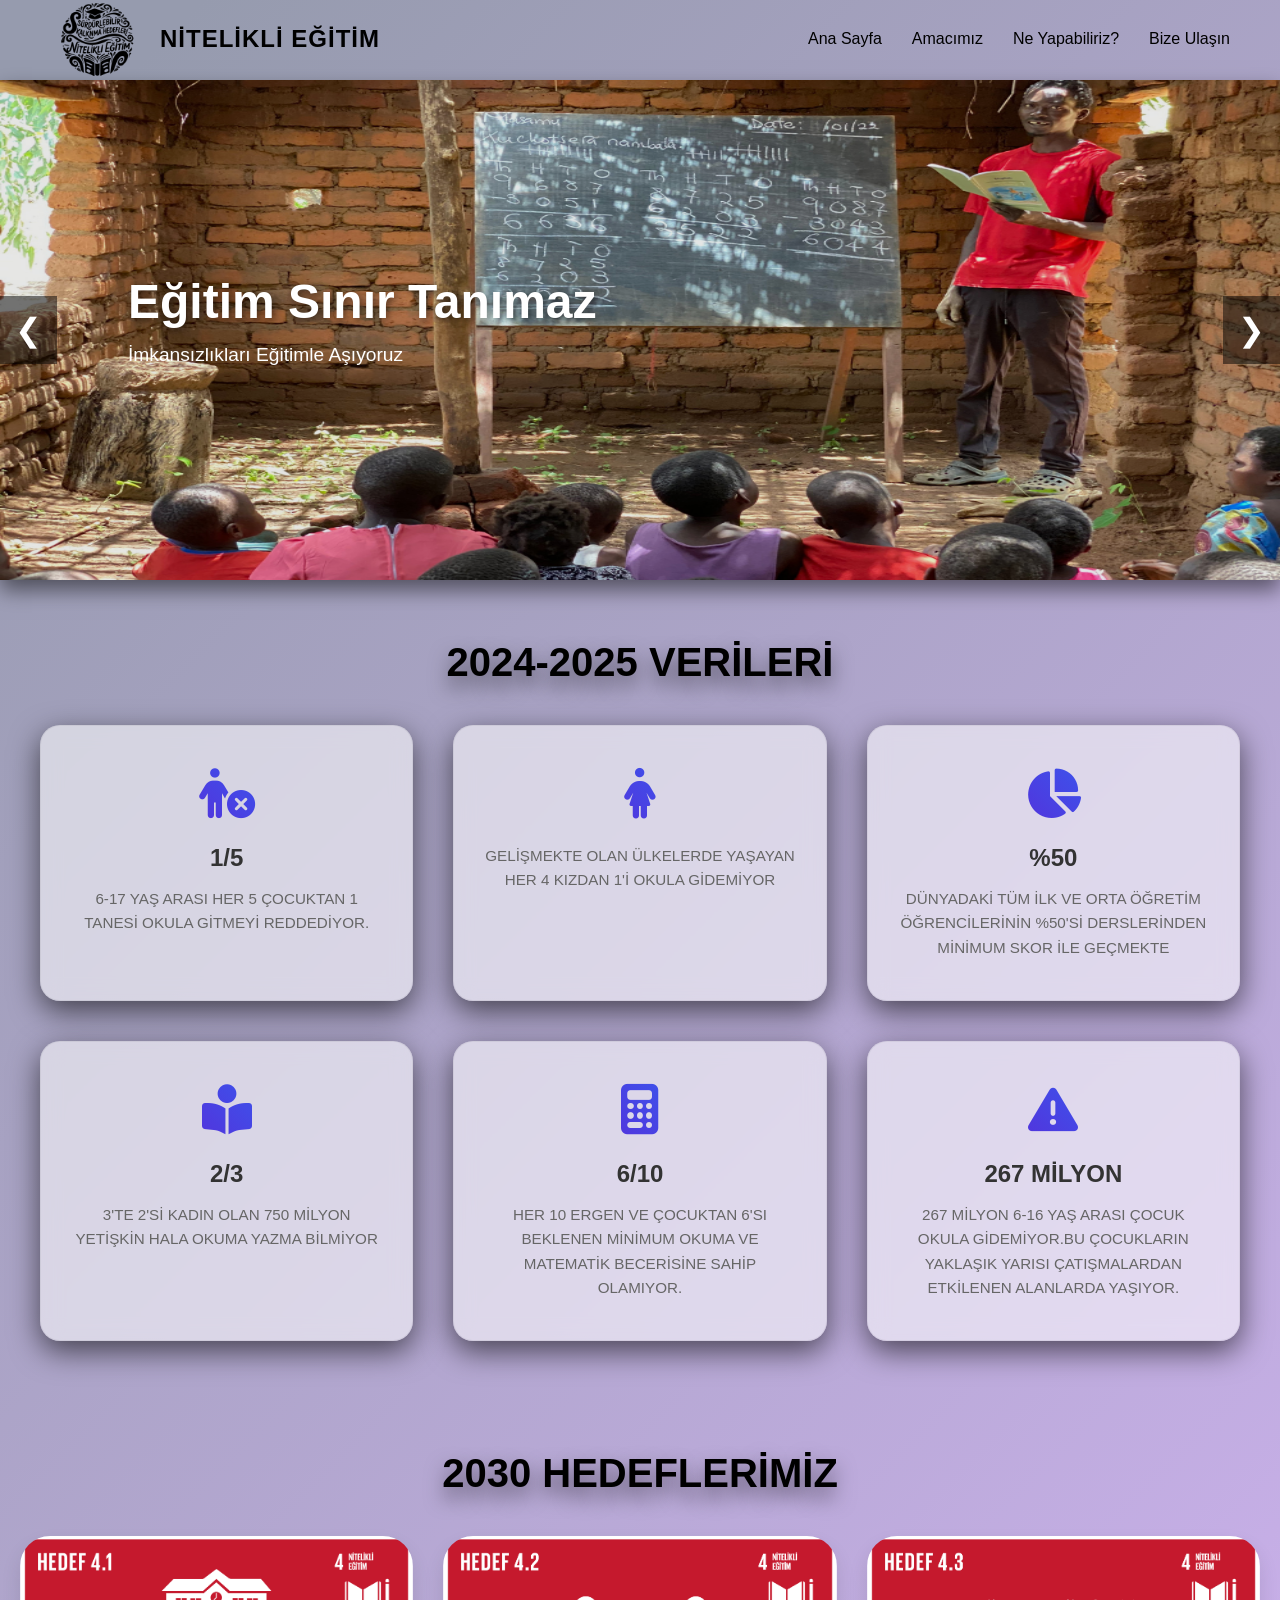
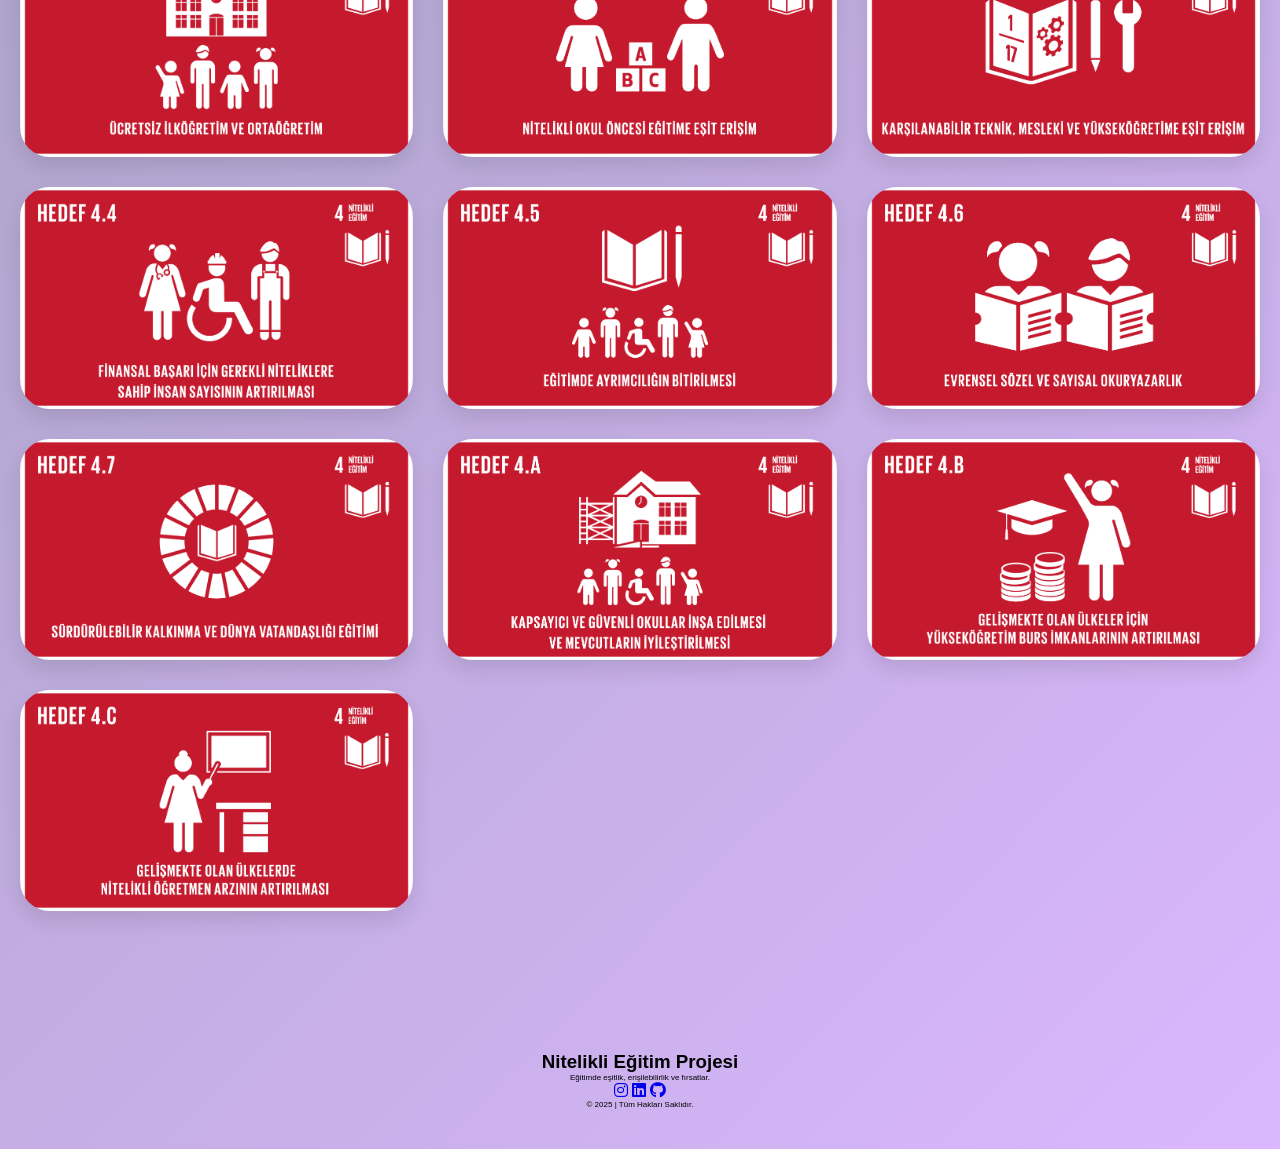
<file: index.html>
<!DOCTYPE html>
<html lang="tr">
<head>
    <meta charset="UTF-8">
    <meta name="viewport" content="width=device-width, initial-scale=1.0">
    <title>NİTELİKLİ EĞİTİM</title>
    <link rel="stylesheet" href="style.css">
    <link rel="stylesheet" href="https://cdnjs.cloudflare.com/ajax/libs/font-awesome/6.4.0/css/all.min.css">
</head>
<body>
<nav class="ust-menu">
    <div class="logo">
        <img src="img/logo.png" alt="Proje Logosu"> 
        <span>NİTELİKLİ EĞİTİM</span>
    </div>

    <div class="menu-btn">
        <i class="fa-solid fa-bars"></i>
    </div>
    <ul class="linkler">
            <li><a href="index.html">Ana Sayfa</a></li>
            <li><a href="amacimiz.html" >Amacımız</a></li>
            <li><a href="neyapabiliriz.html">Ne Yapabiliriz?</a></li>
            <li><a href="bizeulasin.html">Bize Ulaşın</a></li>
            
        </ul>
</nav>
    </nav>
    <section class="slider-alani">
        <div class="slayt-hatti">
            
            <div class="slayt">
                <img src="img/1.png" alt="nitelikli egitim">
                <div class="yazi-kutusu">
                    <h2>Eğitim Sınır Tanımaz</h2> 
                    <p>İmkansızlıkları Eğitimle Aşıyoruz</p>
            
                </div>
            </div>

            <div class="slayt">
                <img src="img/2.jpg" alt="Nehir">
                <div class="yazi-kutusu">
                    <h2>Birlikte Daha Güçlü Yarınlara</h2>
                    <p>Küresel Dayanışma, Ortak Gelecek.</p>
        
                </div>
            </div>

            <div class="slayt">
                <img src="img/3.jpg" alt="">
                <div class="yazi-kutusu">
                    <h2>Bilgiyle Yeşeren Gelecek</h2>
                    <p>Eğitim, hayallerin gerçeğe dönüştüğü topraktır. Köklerden gökyüzüne uzanan bir yolculuk.</p>

                </div>
            </div>
                <div class="slayt">
                <img src="img/4.jpg" alt="">
                <div class="yazi-kutusu">
                    <h2>Dijital Çağı Yakala</h2>
                    <p>Teknolojiyle donatılmış sınıflarda, geleceğin yetkinliklerini bugünden kazanıyoruz.</p>

                </div>
            </div>
            <div class="slayt">
                <img src="img/5.png" alt="">
                <div class="yazi-kutusu">
                    <h2>Geleceği İnşa Eden Sınıflar</h2>
                    <p>Sürdürülebilir bir dünya için aydınlık zihinler yetiştiriyoruz. Kaliteli eğitim herkesin hakkı.</p>

                </div>
            </div>
            <div class="slayt">
                <img src="img/6.png" alt="">
                <div class="yazi-kutusu">
                    <h2>Merak Eden Zihinler, Büyük İcatlar</h2>
                    <p>Bir soru dünyayı değiştirebilir. Çocukların hayal gücüne ve potansiyeline inanıyoruz.</p>

                </div>
            </div>
        </div>
        
        <button class="ok sol">&#10094;</button>
        <button class="ok sag">&#10095;</button>
    </section> 

    <section class="kartlar-bolumu">
         <h2 class="bolum-basligi">2024-2025 VERİLERİ</h2>
        <div class="container">
              
            <div class="kart">
                <div class="ikon"><i class="fa-solid fa-person-circle-xmark"></i></div>
                <h3>1/5</h3>
                <p>6-17 YAŞ ARASI HER 5 ÇOCUKTAN 1 TANESİ OKULA GİTMEYİ REDDEDİYOR.</p>
            </div>

            <div class="kart">
                <div class="ikon"><i class="fa-solid fa-person-dress"></i></div>
                <p>GELİŞMEKTE OLAN ÜLKELERDE YAŞAYAN HER 4 KIZDAN 1'İ OKULA GİDEMİYOR</p>
            </div>

            <div class="kart">
                <div class="ikon"><i class="fa-solid fa-chart-pie"></i></div>
                <h3>%50</h3>
                <p>DÜNYADAKİ TÜM İLK VE ORTA ÖĞRETİM ÖĞRENCİLERİNİN %50'Sİ DERSLERİNDEN MİNİMUM SKOR İLE GEÇMEKTE</p>
            </div>
            <div class="kart">
                <div class="ikon"><i class="fa-solid fa-book-open-reader"></i></div>
                <h3>2/3</h3>
                <p>3'TE 2'Sİ KADIN OLAN 750 MİLYON YETİŞKİN HALA OKUMA YAZMA BİLMİYOR</p>
            </div>
            <div class="kart">
               <div class="ikon"><i class="fa-solid fa-calculator"></i></div>
                <h3>6/10</h3>
                <p>HER 10 ERGEN VE ÇOCUKTAN 6'SI BEKLENEN MİNİMUM OKUMA VE MATEMATİK BECERİSİNE SAHİP OLAMIYOR.</p>
            </div>
            <div class="kart">
                <div class="ikon"><i class="fa-solid fa-triangle-exclamation"></i></div>
                <h3>267 MİLYON</h3>
                <p>267 MİLYON 6-16 YAŞ ARASI ÇOCUK OKULA GİDEMİYOR.BU ÇOCUKLARIN YAKLAŞIK YARISI ÇATIŞMALARDAN ETKİLENEN ALANLARDA YAŞIYOR.</p>
            </div>

        </div>
    </section>
        <section class="hedefler-bolumu">
        <h2 class="bolum-basligi">2030 HEDEFLERİMİZ</h2>
        <div class="hedef-container">
            
            <div class="hedef-kart">
                <img src="img/ska4.1.png" alt="Hedef 4.1">
            </div>

            <div class="hedef-kart">
                <img src="img/ska4.2.png" alt="Hedef 4.2">
            </div>

            <div class="hedef-kart">
                <img src="img/ska4.3.png" alt="Hedef 4.3">
            </div>

            <div class="hedef-kart">
                <img src="img/ska4.4.png" alt="Hedef 4.4">
            </div>

            <div class="hedef-kart">
                <img src="img/ska4.5.png" alt="Hedef 4.5">
            </div>

            <div class="hedef-kart">
                <img src="img/ska4.6.png" alt="Hedef 4.6">
            </div>

            <div class="hedef-kart">
                <img src="img/ska4.7.png" alt="Hedef 4.7">
            </div>

            <div class="hedef-kart">
                <img src="img/ska4.a.png" alt="Hedef 4.A">
            </div>

            <div class="hedef-kart">
                <img src="img/ska4.b.png" alt="Hedef 4.B">
            </div>

            <div class="hedef-kart">
                <img src="img/ska4.c.png" alt="Hedef 4.C">
            </div>

        </div>
    </section>

<footer class="alt-bilgi">
   <div class="footer-icerik">
       <h3>Nitelikli Eğitim Projesi</h3>
       <p>Eğitimde eşitlik, erişilebilirlik ve fırsatlar.</p>

       <div class="sosyal">
           <a href="#"><i class="fa-brands fa-instagram"></i></a>
           <a href="#"><i class="fa-brands fa-linkedin"></i></a>
           <a href="#"><i class="fa-brands fa-github"></i></a>
       </div>

       <p class="copy">&copy; 2025 | Tüm Hakları Saklıdır.</p>
   </div>
</footer>


    
    <script src="script.js"></script>
</body>
</html>
</file>
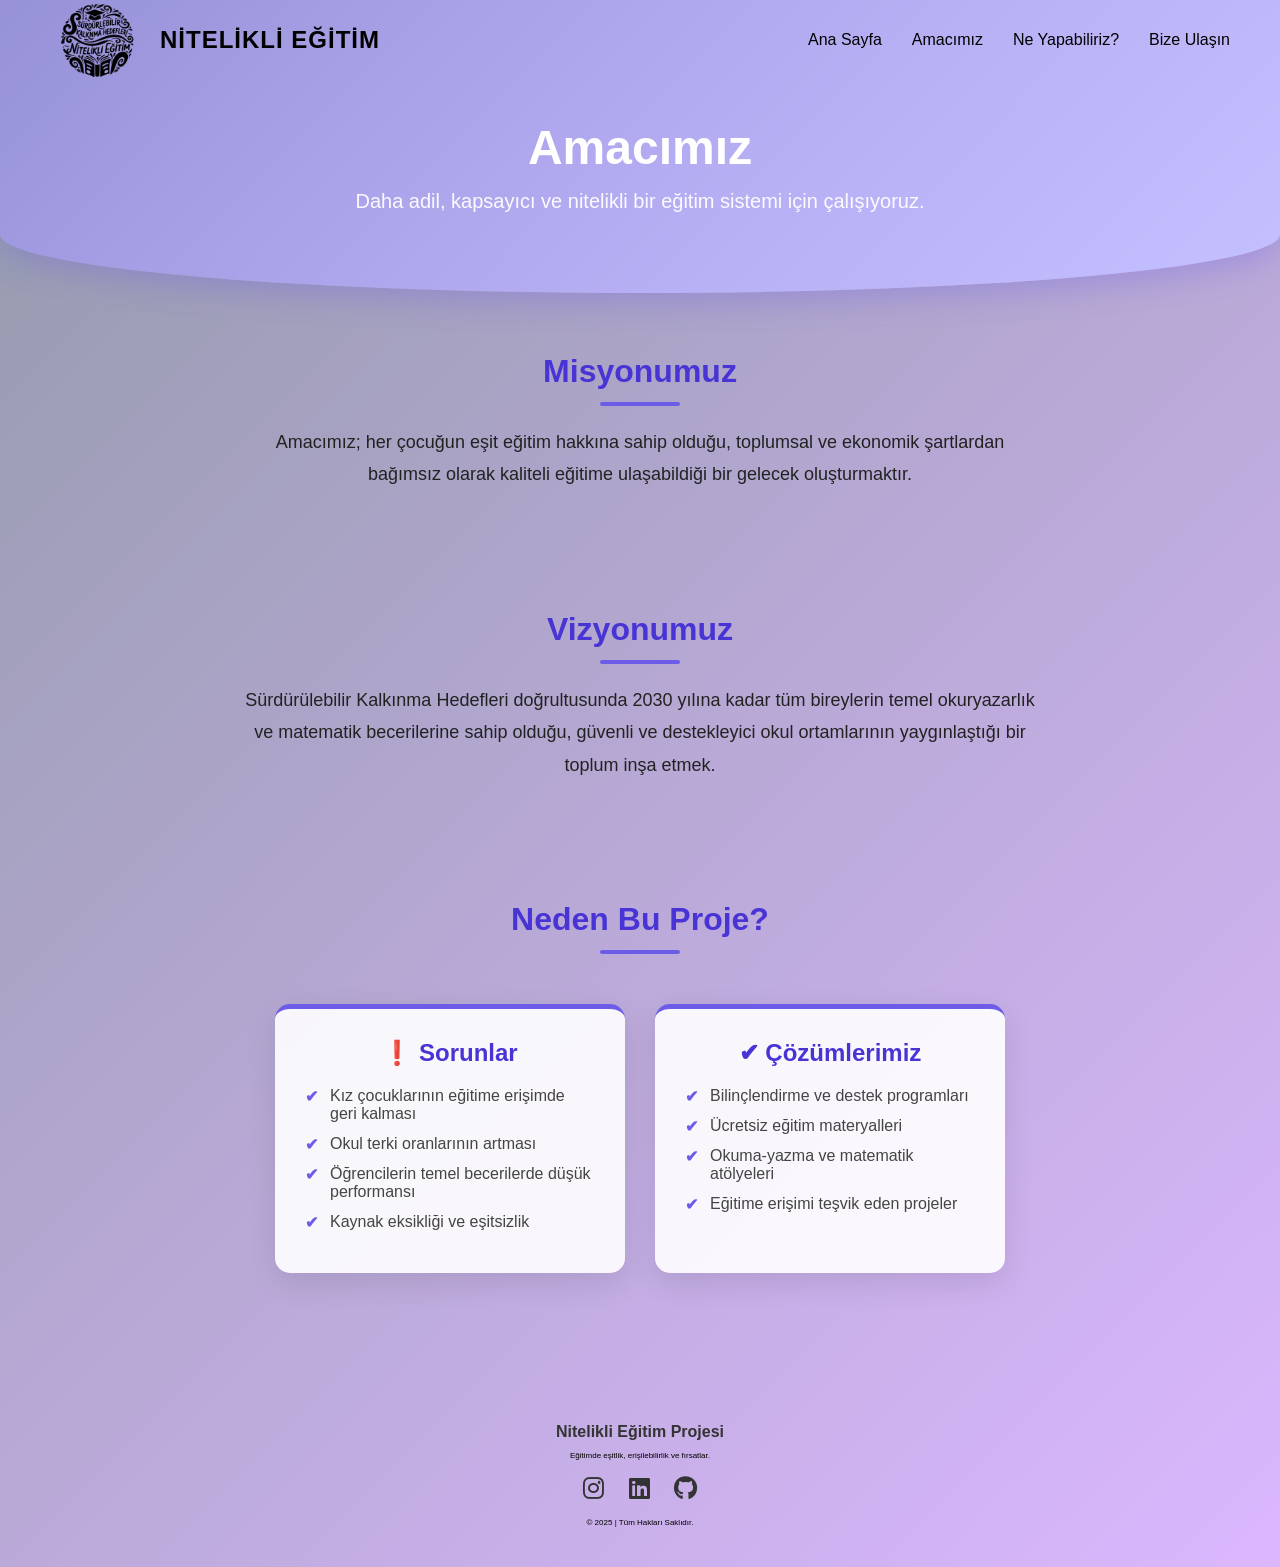
<file: amacimiz.html>
<!DOCTYPE html>
<html lang="tr">
<head>
    <meta charset="UTF-8">
    <meta name="viewport" content="width=device-width, initial-scale=1.0">
    <title>Amacımız - Nitelikli Eğitim</title>
    
    <link rel="stylesheet" href="https://cdnjs.cloudflare.com/ajax/libs/font-awesome/6.4.0/css/all.min.css">
    
    <link rel="stylesheet" href="style-amacimiz.css">
</head>
<body>

    <nav class="ust-menu">
        <div class="logo">
            <img src="img/logo.png" alt="Proje Logosu"> 
            <span>NİTELİKLİ EĞİTİM</span>
        </div>
    
        <div class="menu-btn">
            <i class="fa-solid fa-bars"></i>
        </div>
        
        <ul class="linkler">
            <li><a href="index.html">Ana Sayfa</a></li>
            <li><a href="amacimiz.html">Amacımız</a></li> 
            <li><a href="neyapabiliriz.html">Ne Yapabiliriz?</a></li>
            <li><a href="bizeulasin.html">Bize Ulaşın</a></li>
        </ul>
    </nav>

    <section class="hero-amac">
        <h1>Amacımız</h1>
        <p>Daha adil, kapsayıcı ve nitelikli bir eğitim sistemi için çalışıyoruz.</p>
    </section>

    <section class="bolum">
        <h2>Misyonumuz</h2>
        <p>
            Amacımız; her çocuğun eşit eğitim hakkına sahip olduğu, toplumsal ve ekonomik
            şartlardan bağımsız olarak kaliteli eğitime ulaşabildiği bir gelecek oluşturmaktır.
        </p>
    </section>

    <section class="bolum">
        <h2>Vizyonumuz</h2>
        <p>
            Sürdürülebilir Kalkınma Hedefleri doğrultusunda 2030 yılına kadar tüm bireylerin
            temel okuryazarlık ve matematik becerilerine sahip olduğu, güvenli ve destekleyici
            okul ortamlarının yaygınlaştığı bir toplum inşa etmek.
        </p>
    </section>

    <section class="bolum sorun-cozum">
        <h2>Neden Bu Proje?</h2>

        <div class="satir">
            <div class="kutucuk">
                <h3>❗ Sorunlar</h3>
                <ul>
                    <li>Kız çocuklarının eğitime erişimde geri kalması</li>
                    <li>Okul terki oranlarının artması</li>
                    <li>Öğrencilerin temel becerilerde düşük performansı</li>
                    <li>Kaynak eksikliği ve eşitsizlik</li>
                </ul>
            </div>

            <div class="kutucuk">
                <h3>✔ Çözümlerimiz</h3>
                <ul>
                    <li>Bilinçlendirme ve destek programları</li>
                    <li>Ücretsiz eğitim materyalleri</li>
                    <li>Okuma-yazma ve matematik atölyeleri</li>
                    <li>Eğitime erişimi teşvik eden projeler</li>
                </ul>
            </div>
        </div>
    </section>

    <footer class="alt-bilgi">
       <div class="footer-icerik">
           <h4>Nitelikli Eğitim Projesi</h4>
           <p>Eğitimde eşitlik, erişilebilirlik ve fırsatlar.</p>

           <div class="sosyal">
               <a href="#"><i class="fa-brands fa-instagram"></i></a>
               <a href="#"><i class="fa-brands fa-linkedin"></i></a>
               <a href="#"><i class="fa-brands fa-github"></i></a>
           </div>

           <p class="copy">&copy; 2025 | Tüm Hakları Saklıdır.</p>
       </div>
    </footer>
    
    <script src="script.js"></script>
</body>
</html>
</file>
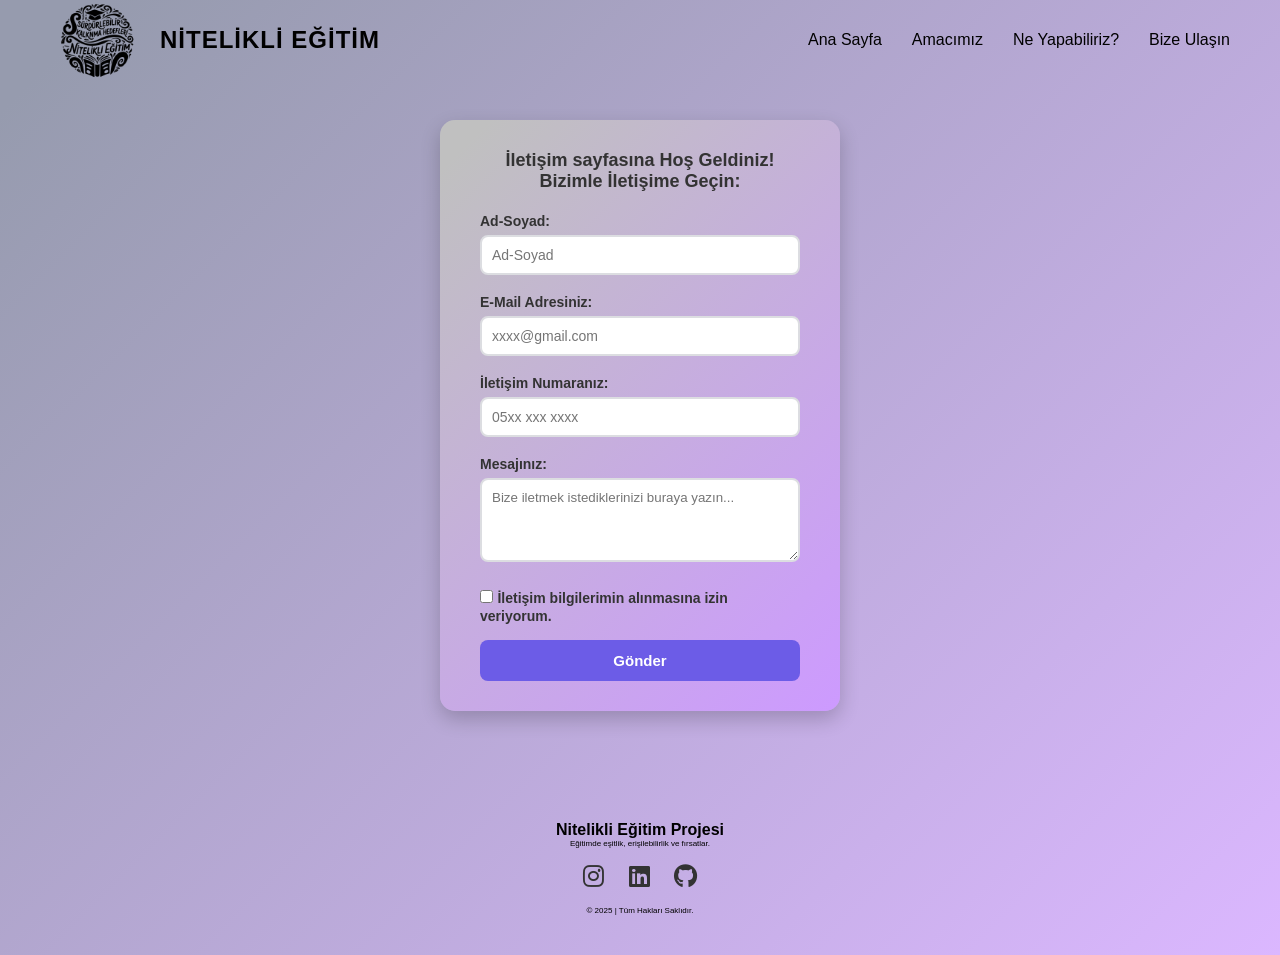
<file: bizeulasin.html>
<!DOCTYPE html>
<html lang="tr">
<head>
    <meta charset="UTF-8">
    <meta name="viewport" content="width=device-width, initial-scale=1.0">
    <title>Bize Ulaşın - Nitelikli Eğitim</title>
    <link rel="stylesheet" href="style2.css">
    <link rel="stylesheet" href="https://cdnjs.cloudflare.com/ajax/libs/font-awesome/6.4.0/css/all.min.css">
</head>
<body>

    <nav class="ust-menu aktif"> 
        <div class="logo">
            <img src="img/logo.png" alt="Proje Logosu"> 
            <span>NİTELİKLİ EĞİTİM</span>
        </div>
    
        <div class="menu-btn">
            <i class="fa-solid fa-bars"></i>
        </div>
        <ul class="linkler">
            <li><a href="index.html">Ana Sayfa</a></li>
            <li><a href="amacimiz.html">Amacımız</a></li>
            <li><a href="neyapabiliriz.html">Ne Yapabiliriz?</a></li>
            <li><a href="bizeulasin.html">Bize Ulaşın</a></li>
        </ul>
    </nav>

    <section class="form-alani">
        <form action="/submit" method="post" aria-describedby="form-info">
            <p id="form-info">
                İletişim sayfasına Hoş Geldiniz! <br>
                Bizimle İletişime Geçin:
            </p>
            
            <div>
                <label for="name">Ad-Soyad:</label><br>
                <input type="text" id="name" name="ad_soyad" placeholder="Ad-Soyad" required><br><br>
            </div>

            <div>
                <label for="email">E-Mail Adresiniz:</label><br>
                <input type="email" id="email" name="email" placeholder="xxxx@gmail.com" required><br><br>
            </div>  

            <div> 
                <label for="numara">İletişim Numaranız:</label><br>
                <input type="tel" id="numara" name="telefon" placeholder="05xx xxx xxxx"><br><br>
            </div>  

            <div>
                <label for="mesaj">Mesajınız:</label><br>
                <textarea id="mesaj" name="mesaj" rows="4" placeholder="Bize iletmek istediklerinizi buraya yazın..." 
                style="width: 100%; padding: 10px; margin-top: 5px; border: 2px solid #dcdde1; border-radius: 8px; font-family: Arial, sans-serif; resize: vertical;"></textarea>
                <br><br>
            </div>
            <div style="margin-top: 5px;">
                <input type="checkbox" id="checkbox" required>
                <label for="checkbox">İletişim bilgilerimin alınmasına izin veriyorum.</label><br>
            </div>
            
            <button type="submit">Gönder</button>
         </form>
    </section>

    <footer class="alt-bilgi">
        <div class="footer-icerik">
            <h4>Nitelikli Eğitim Projesi</h4>
            <p>Eğitimde eşitlik, erişilebilirlik ve fırsatlar.</p>
     
            <div class="sosyal">
                <a href="#"><i class="fa-brands fa-instagram"></i></a>
                <a href="#"><i class="fa-brands fa-linkedin"></i></a>
                <a href="#"><i class="fa-brands fa-github"></i></a>
            </div>
     
            <p class="copy">&copy; 2025 | Tüm Hakları Saklıdır.</p>
        </div>
     </footer>

     <script src="script.js"></script>
</body>
</html>
</file>
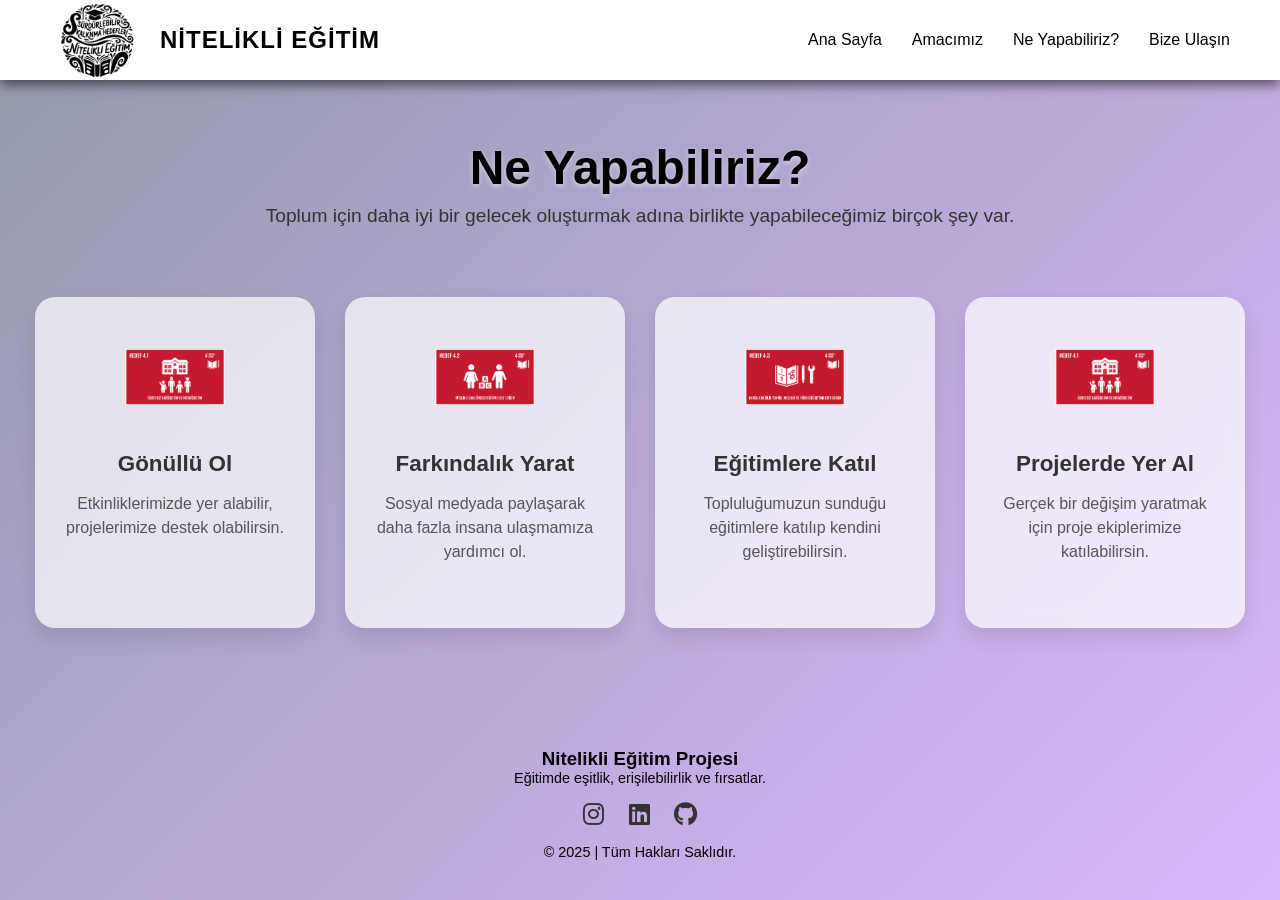
<file: neyapabiliriz.html>
<!DOCTYPE html>
<html lang="tr">
<head>
    <meta charset="UTF-8">
    <meta name="viewport" content="width=device-width, initial-scale=1.0">
    <title>Ne Yapabiliriz? - Nitelikli Eğitim</title>
    <link rel="stylesheet" href="neyapabiliriz.css"> <link rel="stylesheet" href="https://cdnjs.cloudflare.com/ajax/libs/font-awesome/6.4.0/css/all.min.css">
</head>
<body>

    <nav class="ust-menu aktif">
        <div class="logo">
            <img src="img/logo.png" alt="Proje Logosu"> 
            <span>NİTELİKLİ EĞİTİM</span>
        </div>
    
        <div class="menu-btn">
            <i class="fa-solid fa-bars"></i>
        </div>
        <ul class="linkler">
            <li><a href="index.html">Ana Sayfa</a></li>
            <li><a href="amacimiz.html">Amacımız</a></li>
            <li><a href="neyapabiliriz.html">Ne Yapabiliriz?</a></li>
            <li><a href="bizeulasin.html">Bize Ulaşın</a></li>
        </ul>
    </nav>

    <header class="sayfa-basligi">
        <h1>Ne Yapabiliriz?</h1>
        <p>Toplum için daha iyi bir gelecek oluşturmak adına birlikte yapabileceğimiz birçok şey var.</p>
    </header>

    <section class="cards">
        <div class="card">
            <img src="img/ska4.1.png" alt="">
            <h3>Gönüllü Ol</h3>
            <p>Etkinliklerimizde yer alabilir, projelerimize destek olabilirsin.</p>
        </div>

        <div class="card">
            <img src="img/ska4.2.png" alt="">
            <h3>Farkındalık Yarat</h3>
            <p>Sosyal medyada paylaşarak daha fazla insana ulaşmamıza yardımcı ol.</p>
        </div>

        <div class="card">
            <img src="img/ska4.3.png" alt="">
            <h3>Eğitimlere Katıl</h3>
            <p>Topluluğumuzun sunduğu eğitimlere katılıp kendini geliştirebilirsin.</p>
        </div>

        <div class="card">
            <img src="img/ska4.1.png" alt="">
            <h3>Projelerde Yer Al</h3>
            <p>Gerçek bir değişim yaratmak için proje ekiplerimize katılabilirsin.</p>
        </div>
    </section>

    <footer class="alt-bilgi">
        <div class="footer-icerik">
            <h3>Nitelikli Eğitim Projesi</h3>
            <p>Eğitimde eşitlik, erişilebilirlik ve fırsatlar.</p>
     
            <div class="sosyal">
                <a href="#"><i class="fa-brands fa-instagram"></i></a>
                <a href="#"><i class="fa-brands fa-linkedin"></i></a>
                <a href="#"><i class="fa-brands fa-github"></i></a>
            </div>
     
            <p class="copy">&copy; 2025 | Tüm Hakları Saklıdır.</p>
        </div>
     </footer>
    
    <script src="script.js"></script>
</body>
</html>
</file>
<file: style.css>
* {
    margin: 0;
    padding: 0;
    box-sizing: border-box; 
}

body {
    font-family: 'Segoe UI', sans-serif; 
    overflow-x: hidden; 
    background: linear-gradient(135deg, #969bae 5%, #dbb7ff 100%);
}


.ust-menu {
    position: fixed; 
    top: 0;
    left: 0;
    width: 100%; 
    height: 80px; 
    
    
    display: flex; 
    justify-content: space-between; 
    align-items: center; 
    
    padding: 0 50px; 
    transition: all 0.4s ease;
    z-index: 999; 
    border-bottom: 2px solid transparent; 
    background-color: transparent; 

}



.logo {
    display: flex; 
    align-items: center; 
    gap: 15px; 
    cursor: pointer;
}


.logo img {
    height: 95px; 
    width: auto; 
    transition: transform 0.3s ease; 
}


.logo span {
    font-size: 24px;
    font-weight: bold;
    color: rgb(0, 0, 0);
    letter-spacing: 1px;
    transition: color 0.3s ease;
}


.logo:hover img {
    transform: rotate(-10deg) scale(1.1); 
}
.logo:hover span {
    text-shadow: 0 0 10px rgba(0, 0, 0, 0.5); 
}


.ust-menu.aktif .logo span {
    color: #000000;
    ;
}


.linkler {
    list-style: none; 
    display: flex; 
    gap: 30px; 
}


.linkler a {
    text-decoration: none; 
    color: rgb(0, 0, 0);
    font-size: 16px;
    font-weight: 500;
    transition: 0.3s;
}


.linkler a:hover {
    opacity: 0.8;
    color: #6c5ce7; 
}




.ust-menu.aktif {
    background-color:rgb(255, 255, 255); 
    box-shadow: 0 4px 12px rgba(0,0,0,0.6); 
    height: 70px; 
    
}


.ust-menu.aktif .logo,
.ust-menu.aktif .linkler a {
    color: #000000;

}
.ust-menu.aktif .logo,
.ust-menu.aktif .linkler a:hover {
    color: #ff0000;
    
}


.kapak {
    height: 100vh;
    background: linear-gradient(135deg, #667eea 0%, #764ba2 100%);
    display: flex;
    justify-content: center;
    align-items: center;
}

.kapak h1 {
    color: white;
    font-size: 3rem;
}



.slider-alani {
    width: 100%; 
    height: 500px; /* Yükseklik sabit */
    position: relative; 
    overflow: hidden; 
    margin-top: 80px; 
    background-color: #f4f4f4; 
    box-shadow: 0 10px 20px rgba(0,0,0,0.5);
}


.slayt-hatti {
    display: flex; 
    width: 100%;
    height: 100%;
    transition: transform 0.5s ease-in-out; 
}


.slayt {
    min-width: 100%; 
    height: 100%;
    position: relative; 
}


.slayt img {
    width: 100%;
    height: 100%; 
    

   
    object-fit: fill; 
    
    filter: brightness(0.9); 
}

.yazi-kutusu {
    position: absolute; 
    top: 50%; 
    left: 10%; 
    transform: translateY(-50%); 
    color: rgb(255, 255, 255);
    max-width: 600px; 
}

.yazi-kutusu h2 {
    font-size: 3rem; 
    margin-bottom: 15px;
    font-weight: bold;
    text-shadow: 2px 2px 7px rgba(0, 0, 0, 0.5); 
}

.yazi-kutusu p {
    font-size: 1.2rem;
    margin-bottom: 20px;
    
}



.btn-incele:hover {
    background-color: #000; 
    color: white;
}


.ok {
    position: absolute;
    top: 50%;
    transform: translateY(-50%);
    background: rgba(0,0,0,0.5); 
    color: white;
    border: none;
    font-size: 2rem;
    padding: 15px;
    cursor: pointer;
    transition: 0.3s;
    z-index: 10;
}

.ok:hover {
    background: black;
}

.sol { 
    left: 0; 
} 
.sag { 
    right: 0; 
} 


.kartlar-bolumu {
    padding: 60px 20px; 
    width: 100%;
    text-align: center;
}


.kartlar-bolumu .bolum-basligi {
    color: rgb(0, 0, 0); 
   text-shadow: 0 10px 20px rgba(0,0,0,0.5);
}


.container {
    display: flex;
    justify-content: center;
    flex-wrap: wrap; 
    gap: 40px; 
    max-width: 1200px;
    margin: 0 auto;
}


.kart {
    flex: 1;
    min-width: 300px;
    padding: 40px 30px;
    border-radius: 20px;
    text-align: center;
    
   
    background: rgba(255, 255, 255, 0.549); 
    backdrop-filter: blur(10px); 
    
    
    border: 1px solid rgba(0, 0, 0, 0.05); 
    box-shadow: 0 10px 30px rgba(0, 0, 0, 0.6); 
    
    transition: 0.3s;
    cursor: default;
}


.kart:hover {
    transform: translateY(-10px); 
    box-shadow: 0 20px 40px rgba(0,0,0,0.1); 
    border-color: #6a11cb; 
}


.ikon {
    font-size: 50px;
    background: linear-gradient(45deg, #6a11cb, #2575fc); 
    background-clip: text;
    -webkit-background-clip: text;
    -webkit-text-fill-color: transparent; 
    margin-bottom: 20px;
}


.kart h3 {
    font-size: 1.5rem;
    color: #333;
    margin-bottom: 15px;
    font-weight: bold;
}


.kart p {
    color: #666;
    line-height: 1.6;
    font-size: 0.95rem;
}


.hedefler-bolumu {
    padding: 50px 20px;
    text-align: center;
}

.bolum-basligi {
    font-size: 2.5rem;
    color: #000000; 
    text-shadow: 0 10px 20px rgba(0,0,0,0.5);
    margin-bottom: 40px;
    font-weight: bold;
    text-transform: uppercase;
}


.hedef-container {
    display: grid;
  
    grid-template-columns: repeat(auto-fit, minmax(300px, 1fr));
    gap: 30px; 
    max-width: 1400px;
    margin: 0 auto;
}


.hedef-kart {
    border-radius: 30px; 
    overflow: hidden; 
    box-shadow: 0 10px 20px rgba(0,0,0,0.1); 
    transition: transform 0.4s ease, box-shadow 0.4s ease; 
    cursor: pointer;
}


.hedef-kart img {
    width: 100%;
    height: 100%;
    object-fit: cover; 
    display: block; 
}


.hedef-kart:hover {
    transform: translateY(-15px) scale(1.02); 
    box-shadow: 0 20px 40px rgba(197, 25, 45, 0.3); 
}

.alt-bilgi {
    background-color: transparent; 
    padding: 40px 0; 
    text-align: center; 
    margin-top: 50px; 
    ;
   
}

.proje-adi {
    font-size: 9px;;
    font-weight: bold;
    margin-bottom: 10px;
    letter-spacing: 2px; 
}

.footer-icerik p {
    color: #000000; 
    font-size: 0.5rem;
}
.menu-btn {
    display: none; 
    font-size: 2rem;
    cursor: pointer;
    color: white; 
    transition: color 0.3s ease;
}


.ust-menu.aktif .menu-btn {
    color: black;
}


@media (max-width: 768px) {
    .container {
        flex-direction: column;
        align-items: center;
    }
    .kart {
        width: 100%;
    }

    .yazi-kutusu h2 { font-size: 2rem; } 
    .slider-alani { height: 400px; } 
    .bolum-basligi {
        font-size: 2rem;
    }
    
    .menu-btn {
        display: block; 
    }

   
    .linkler {
        position: absolute;
        top: 100%; 
        right: -100%; 
        width: 100%; 
        height: auto;
        background-color: white; 
        flex-direction: column; 
        align-items: center;
        padding: 20px 0;
        box-shadow: 0 10px 10px rgba(0,0,0,0.1);
        transition: right 0.4s ease; 
        border-radius: 0 0 15px 15px; 
    }

    
    .linkler.acik {
        right: 0; 
    }

    
    .linkler li {
        margin: 15px 0;
    }
    
    .linkler a {
        color: black; 
        font-size: 1.2rem;
    }
    
    
    .logo img {
        height: 60px;
    }
    .logo span {
        font-size: 18px;
    }
}
</file>
<file: style-amacimiz.css>
* {
    margin: 0;
    padding: 0;
    box-sizing: border-box;
}

body {
    font-family: 'Segoe UI', sans-serif; 
    
    background: linear-gradient(135deg, #969bae 5%, #dbb7ff 100%);
    color: #333;
    overflow-x: hidden;
}


.ust-menu {
    position: fixed;
    top: 0;
    left: 0;
    width: 100%; 
    height: 80px; 
    display: flex; 
    justify-content: space-between; 
    align-items: center; 
    padding: 0 50px; 
    transition: all 0.4s ease; 
    z-index: 999; 
    background-color: transparent; 
}

.logo { 
    display: flex;
     align-items: center;
      gap: 15px; 
      cursor: pointer; 
    }
.logo img { 
    height: 95px; 
    width: auto;
 }
.logo span {
     font-size: 24px; 
     font-weight: bold; 
     color: rgb(0, 0, 0);
      letter-spacing: 1px; 
    }

.linkler { 
    list-style: none;
     display: flex; 
     gap: 30px;
     }
.linkler a { 
    text-decoration: none; 
    color: rgb(0, 0, 0); 
    font-size: 16px; 
    font-weight: 500;
     transition: 0.3s; 
    }

.linkler a:hover {
    color: #6c5ce7; 
}


.ust-menu.aktif { 
  background-color: rgb(255, 255, 255); 
  box-shadow: 0 4px 12px rgba(0,0,0,0.1); 
}
.ust-menu.aktif .logo span { 
    color: #000; 
}
.ust-menu.aktif .linkler a { 
    color: #000;
 }


.hero-amac {
    text-align: center;
    padding: 120px 20px 80px 20px; 
    
    /* MAVİ YERİNE MOR GRADYAN */
    background: linear-gradient(135deg, #988aff85, #c4c0ff);
    
    color: white;

    border-bottom-left-radius: 50% 20%;
    border-bottom-right-radius: 50% 20%;
    box-shadow: 0 10px 30px rgba(108, 92, 231, 0.3);
}

.hero-amac h1 { 
    font-size: 48px; 
    margin-bottom: 15px; 
    font-weight: 700;
 }
.hero-amac p { 
    font-size: 20px; 
    max-width: 700px; 
    margin: auto; 
    opacity: 0.95;
 }


.bolum {
    padding: 60px 20px;
    max-width: 1000px;
    margin: auto;
    text-align: center;
}

.bolum h2 {
    font-size: 32px;
    font-weight: 700;
    margin-bottom: 20px;
    position: relative;

    color: #4834d4; 
}


.bolum h2::after {
    content: "";
    width: 80px;
    height: 4px;

    background: #6c5ce7; 
    display: block;
    margin: 12px auto 0;
    border-radius: 2px;
}

.bolum p {
    font-size: 18px;
    line-height: 1.8;
    color: #222; 
    max-width: 800px;
    margin: auto;
    font-weight: 500;
}


.satir {
    display: flex;
    justify-content: center;
    gap: 30px;
    padding-top: 30px;
    flex-wrap: wrap;
}

.kutucuk {
    
    background: rgba(255, 255, 255, 0.9); 
    backdrop-filter: blur(5px);
    
    padding: 30px;
    border-radius: 15px;
    width: 350px;
    box-shadow: 0 10px 30px rgba(0,0,0,0.1);
    transition: 0.3s;
    

    border-top: 5px solid #6c5ce7; 
}

.kutucuk:hover {
    transform: translateY(-10px);
   
    box-shadow: 0 15px 35px rgba(108, 92, 231, 0.2); 
}

.kutucuk h3 {
    font-size: 24px;
    margin-bottom: 20px;
  
    color: #4834d4; 
}

.kutucuk ul { list-style: none; padding: 0; margin: 0; }

.kutucuk ul li {
    font-size: 16px;
    text-align: left;
    margin: 12px 0;
    padding-left: 25px;
    position: relative;
    color: #444;
}

/* Tik işaretleri */
.kutucuk ul li::before {
    content: "✔";
    /* TİK RENGİ MOR */
    color: #6c5ce7; 
    font-weight: bold;
    position: absolute;
    left: 0;
}


.alt-bilgi {
    text-align: center;
    padding: 40px 0;
    margin-top: 50px;
    background-color: transparent;
}
.footer-icerik h4 { 
    margin-bottom: 10px;
 }
.footer-icerik p { 
    color: #000; 
    font-size: 0.5rem; 
}
.sosyal { 
    margin: 15px 0;
 }
.sosyal a { 
    margin: 0 10px; 
    font-size: 1.5rem; 
    color: #333; 
    transition: 0.3s; }
.sosyal a:hover {
     color: #6c5ce7; 
    }


.menu-btn { 
    display: none;
     font-size: 2rem; 
     cursor: pointer;
      color: white; 
    }
.ust-menu.aktif .menu-btn { 
    color: black;
 }

@media (max-width: 768px) {
    .menu-btn { 
        display: block;
     }
    .linkler {
        position: fixed; 
        top: 80px;
         right: -100%;
          width: 100%; 
          height: calc(100vh - 80px);
        background-color: white; 
        flex-direction: column;
         align-items: center; 
         padding-top: 50px;
          transition: 0.4s;
    }
    .linkler.acik { right: 0; }
    .linkler a { color: black; }
    .hero-amac h1 { font-size: 32px; }
    .satir { flex-direction: column; align-items: center; }
    .kutucuk { width: 90%; }
}
</file>
<file: style2.css>
* {
    margin: 0;
    padding: 0;
    box-sizing: border-box;
}

body {
    font-family: 'Segoe UI', sans-serif;
    overflow-x: hidden; 
    
    background: linear-gradient(135deg, #969bae 5%, #dbb7ff 100%);
    min-height: 100vh;
    display: flex;
    flex-direction: column; 
}


.ust-menu {
    position: fixed;
    top: 0;
    left: 0;
    width: 100%;
    height: 80px;
    display: flex; 
    justify-content: space-between;
    align-items: center;
    padding: 0 50px;
    transition: all 0.4s ease;
    z-index: 999;
}


.ust-menu.aktif {
    background-color: rgb(255, 255, 255); 
    box-shadow: 0 4px 12px rgba(0,0,0,0.6);
}


.logo {
    display: flex; 
    align-items: center; 
    gap: 15px; 
    cursor: pointer;
}

.logo img {
    height: 95px; 
    width: auto; 
}


.logo span {
    font-size: 24px;
    font-weight: bold;
    color: #000; 
    letter-spacing: 1px;
}


.linkler {
    list-style: none;
    display: flex;
    gap: 30px;
}

.linkler a {
    text-decoration: none;
    color: #000; 
    font-size: 16px;
    font-weight: 500;
    transition: 0.3s;
}

.linkler a:hover {
    color: #6c5ce7; 
}


.form-alani {
   
    margin-top: 100px; 
    flex: 1; 
    display: flex;
    justify-content: center; 
    align-items: center; 
    padding: 20px;
}


form {
     background: linear-gradient(135deg, #c0c0c0 5%, #cd9aff 100%);
    padding: 30px 40px;
    border-radius: 15px;
    width: 100%;
    max-width: 400px; 
    box-shadow: 0 8px 20px rgba(0,0,0,0.2);
}

#form-info {
    font-size: 18px;
    font-weight: bold;
    margin-bottom: 20px;
    text-align: center;
    color: #333;
}

label {
    font-size: 14px;
    font-weight: bold;
    color: #333;
}


input[type="text"],
input[type="email"],
input[type="number"],
input[type="tel"] {
    width: 100%;
    padding: 10px;
    margin-top: 5px;
    border: 2px solid #dcdde1;
    border-radius: 8px;
    font-size: 14px;
    transition: 0.3s;
}

input:focus {
    border-color: #6c5ce7;
    outline: none;
    box-shadow: 0 0 5px rgba(108, 92, 231, 0.5);
}

button {
    width: 100%;
    padding: 12px;
    background: #6c5ce7;
    border: none;
    color: white;
    font-size: 15px;
    font-weight: bold;
    border-radius: 8px;
    cursor: pointer;
    margin-top: 15px;
    transition: 0.3s;
}

button:hover {
    background: #5a4bd1;
}


.alt-bilgi {
    background-color: transparent; 
    padding: 40px 0; 
    text-align: center; 
    margin-top: 50px; 
}

.footer-icerik p {
    color: #000; 
    font-size: 0.9rem;
}

.sosyal {
    margin: 15px 0;
}

.sosyal a {
    margin: 0 10px;
    font-size: 1.5rem;
    color: #333;
    transition: 0.3s;
}

.sosyal a:hover {
    color: #6c5ce7;
}


.menu-btn {
    display: none;
    font-size: 2rem;
    cursor: pointer;
    color: #000;
}


.alt-bilgi {
    background-color: transparent; 
    padding: 40px 0; 
    text-align: center; 
    margin-top: 50px; 
    ;
   
}

.proje-adi {
    font-size: 9px;;
    font-weight: bold;
    margin-bottom: 10px;
    letter-spacing: 2px; 
}

.footer-icerik p {
    color: #000000; 
    font-size: 0.5rem;
}
.menu-btn {
    display: none; 
    font-size: 1.5rem;
    cursor: pointer;
    color: white; 
    transition: color 0.3s ease;
}


.ust-menu.aktif .menu-btn {
    color: black;
}


@media (max-width: 768px) {
    .container {
        flex-direction: column;
        align-items: center;
    }
    .kart {
        width: 100%;
    }

    .yazi-kutusu h2 { font-size: 2rem; } 
    .slider-alani { height: 400px; } 
    .bolum-basligi {
        font-size: 2rem;
    }
    
    .menu-btn {
        display: block; 
    }

    
    .linkler {
        position: absolute;
        top: 100%; 
        right: -100%; 
        width: 100%; 
        height: auto;
        background-color: white; 
        flex-direction: column; 
        align-items: center;
        padding: 20px 0;
        box-shadow: 0 10px 10px rgba(0,0,0,0.1);
        transition: right 0.4s ease; 
        border-radius: 0 0 15px 15px; 
    }

    
    .linkler.acik {
        right: 0; 
    }

    
    .linkler li {
        margin: 15px 0;
    }
    
    .linkler a {
        color: black; 
        font-size: 1.2rem;
    }
    
    
    .logo img {
        height: 60px;
    }
    .logo span {
        font-size: 18px;
    }
}
</file>
<file: neyapabiliriz.css>
* {
    margin: 0;
    padding: 0;
    box-sizing: border-box;
}

body {
    font-family: 'Segoe UI', sans-serif;
    overflow-x: hidden; 
    background: linear-gradient(135deg, #969bae 5%, #dbb7ff 100%);
    min-height: 100vh;
    display: flex;
    flex-direction: column;
}


.ust-menu {
    position: fixed;
    top: 0;
    left: 0;
    width: 100%;
    height: 80px;
    display: flex; 
    justify-content: space-between;
    align-items: center;
    padding: 0 50px;
    transition: all 0.4s ease;
    z-index: 999;
}


.ust-menu.aktif {
    background-color: rgb(255, 255, 255); 
    box-shadow: 0 4px 12px rgba(0,0,0,0.6);
}

.logo {
    display: flex; 
    align-items: center; 
    gap: 15px; 
    cursor: pointer;
}

.logo img {
    height: 95px; 
    width: auto; 
    transition: transform 0.3s ease;
}

.logo span {
    font-size: 24px;
    font-weight: bold;
    color: #000; 
    letter-spacing: 1px;
}

.linkler {
    list-style: none;
    display: flex;
    gap: 30px;
}

.linkler a {
    text-decoration: none;
    color: #000;
    font-size: 16px;
    font-weight: 500;
    transition: 0.3s;
}

.linkler a:hover {
    color: #6c5ce7;
}


header.sayfa-basligi {
    text-align: center;
    padding: 40px 20px;
   
    margin-top: 100px; 
    color: #000; 
}

header h1 {
    font-size: 3rem;
    margin-bottom: 10px;
    text-shadow: 0 2px 5px rgba(255,255,255,0.5);
}

header p {
    font-size: 1.2rem;
    color: #333;
}


.cards {
    display: flex;
    flex-wrap: wrap;
    justify-content: center;
    gap: 30px;
    padding: 30px;
    flex: 1; /* Footer'ı aşağı iter */
}

.card {
    width: 280px; 
    background: rgba(255, 255, 255, 0.7);
    backdrop-filter: blur(10px);
    border-radius: 20px;
    padding: 30px;
    text-align: center;
    box-shadow: 0 10px 20px rgba(0,0,0,0.1);
    transition: 0.3s;
    cursor: default;
}

.card:hover {
    transform: translateY(-10px);
    box-shadow: 0 15px 30px rgba(0,0,0,0.2);
    background: white; 
}

.card img {
    width: 100px;
    height: 100px;
    margin-bottom: 20px;
    object-fit: contain;
}

.card h3 {
    margin-bottom: 15px;
    color: #333;
    font-size: 1.4rem;
}

.card p {
    color: #555;
    line-height: 1.5;
}


.alt-bilgi {
    background-color: transparent; 
    padding: 40px 0; 
    text-align: center; 
    margin-top: 50px; 
}

.footer-icerik p {
    color: #000; 
    font-size: 0.9rem;
}

.sosyal {
    margin: 15px 0;
}

.sosyal a {
    margin: 0 10px;
    font-size: 1.5rem;
    color: #333;
    transition: 0.3s;
}

.sosyal a:hover {
    color: #6c5ce7;
}

.menu-btn {
    display: none;
    font-size: 2rem;
    cursor: pointer;
    color: #ffffff;
}

@media (max-width: 768px) {
    .menu-btn { display: block; }
    
    .linkler {
        position: fixed;
        top: 80px;
        right: -100%;
        width: 100%;
        height: calc(100vh - 80px);
        background-color: rgba(255, 255, 255, 0.9); 
        backdrop-filter: blur(10px);
        flex-direction: column;
        align-items: center;
        padding-top: 50px;
        transition: 0.4s;
    }
    
    .linkler.acik { right: 0; }
    
    .linkler li { margin: 15px 0; }
    
    header h1 { font-size: 2rem; }
}
</file>
